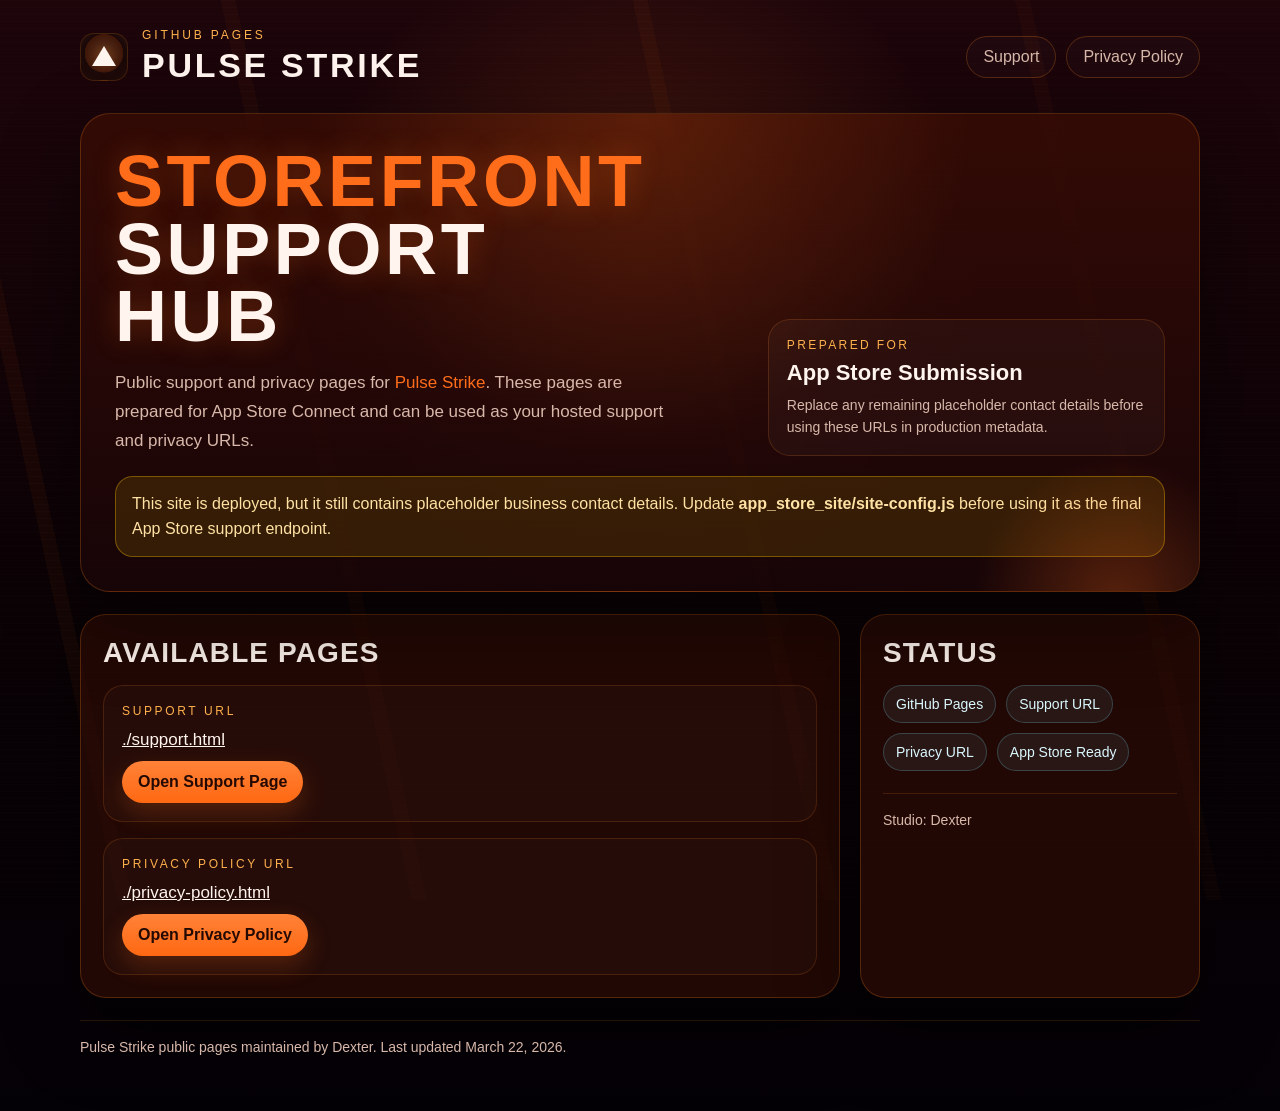
<file: index.html>
<!DOCTYPE html>
<html lang="en">
<head>
  <meta charset="utf-8">
  <meta name="viewport" content="width=device-width, initial-scale=1">
  <meta name="theme-color" content="#120307">
  <title>Pulse Strike</title>
  <link rel="stylesheet" href="./styles.css">
</head>
<body>
  <div class="shell">
    <header class="topbar">
      <div class="brand-lockup">
        <div class="brand-mark" aria-hidden="true"></div>
        <div>
          <div class="eyebrow">GitHub Pages</div>
          <div class="brand-name" data-brand-name>Pulse Strike</div>
        </div>
      </div>
      <nav class="nav" aria-label="Primary">
        <a href="./support.html">Support</a>
        <a href="./privacy-policy.html">Privacy Policy</a>
      </nav>
    </header>

    <section class="hero">
      <div class="hero-grid">
        <div>
          <h1><span>Storefront</span> Support Hub</h1>
          <p>
            Public support and privacy pages for <span class="accent" data-brand-name>Pulse Strike</span>.
            These pages are prepared for App Store Connect and can be used as your hosted support and privacy URLs.
          </p>
        </div>
        <aside class="meta-card">
          <div class="meta-kicker">Prepared For</div>
          <div class="meta-value">App Store Submission</div>
          <div class="meta-note">
            Replace any remaining placeholder contact details before using these URLs in production metadata.
          </div>
        </aside>
      </div>

      <div class="banner" data-placeholder-banner hidden>
        This site is deployed, but it still contains placeholder business contact details.
        Update <strong>app_store_site/site-config.js</strong> before using it as the final App Store support endpoint.
      </div>
    </section>

    <main class="content-grid">
      <section class="panel">
        <h2 class="section-title">Available Pages</h2>
        <div class="stack">
          <div class="info-card">
            <div class="info-label">Support URL</div>
            <div class="info-value">
              <a data-support-url href="./support.html">./support.html</a>
            </div>
            <a class="button-link" href="./support.html">Open Support Page</a>
          </div>

          <div class="info-card">
            <div class="info-label">Privacy Policy URL</div>
            <div class="info-value">
              <a data-privacy-url href="./privacy-policy.html">./privacy-policy.html</a>
            </div>
            <a class="button-link" href="./privacy-policy.html">Open Privacy Policy</a>
          </div>
        </div>
      </section>

      <aside class="panel">
        <h2 class="section-title">Status</h2>
        <div class="chip-row">
          <div class="chip">GitHub Pages</div>
          <div class="chip">Support URL</div>
          <div class="chip">Privacy URL</div>
          <div class="chip">App Store Ready</div>
        </div>
        <div class="footer">
          Studio:
          <span data-studio-name>Dexter</span>
        </div>
      </aside>
    </main>

    <footer class="footer">
      <span data-brand-name>Pulse Strike</span> public pages maintained by <span data-studio-name>Dexter</span>.
      Last updated <span data-effective-date>March 22, 2026</span>.
    </footer>
  </div>

  <script src="./site-config.js"></script>
  <script src="./app.js"></script>
</body>
</html>
</file>
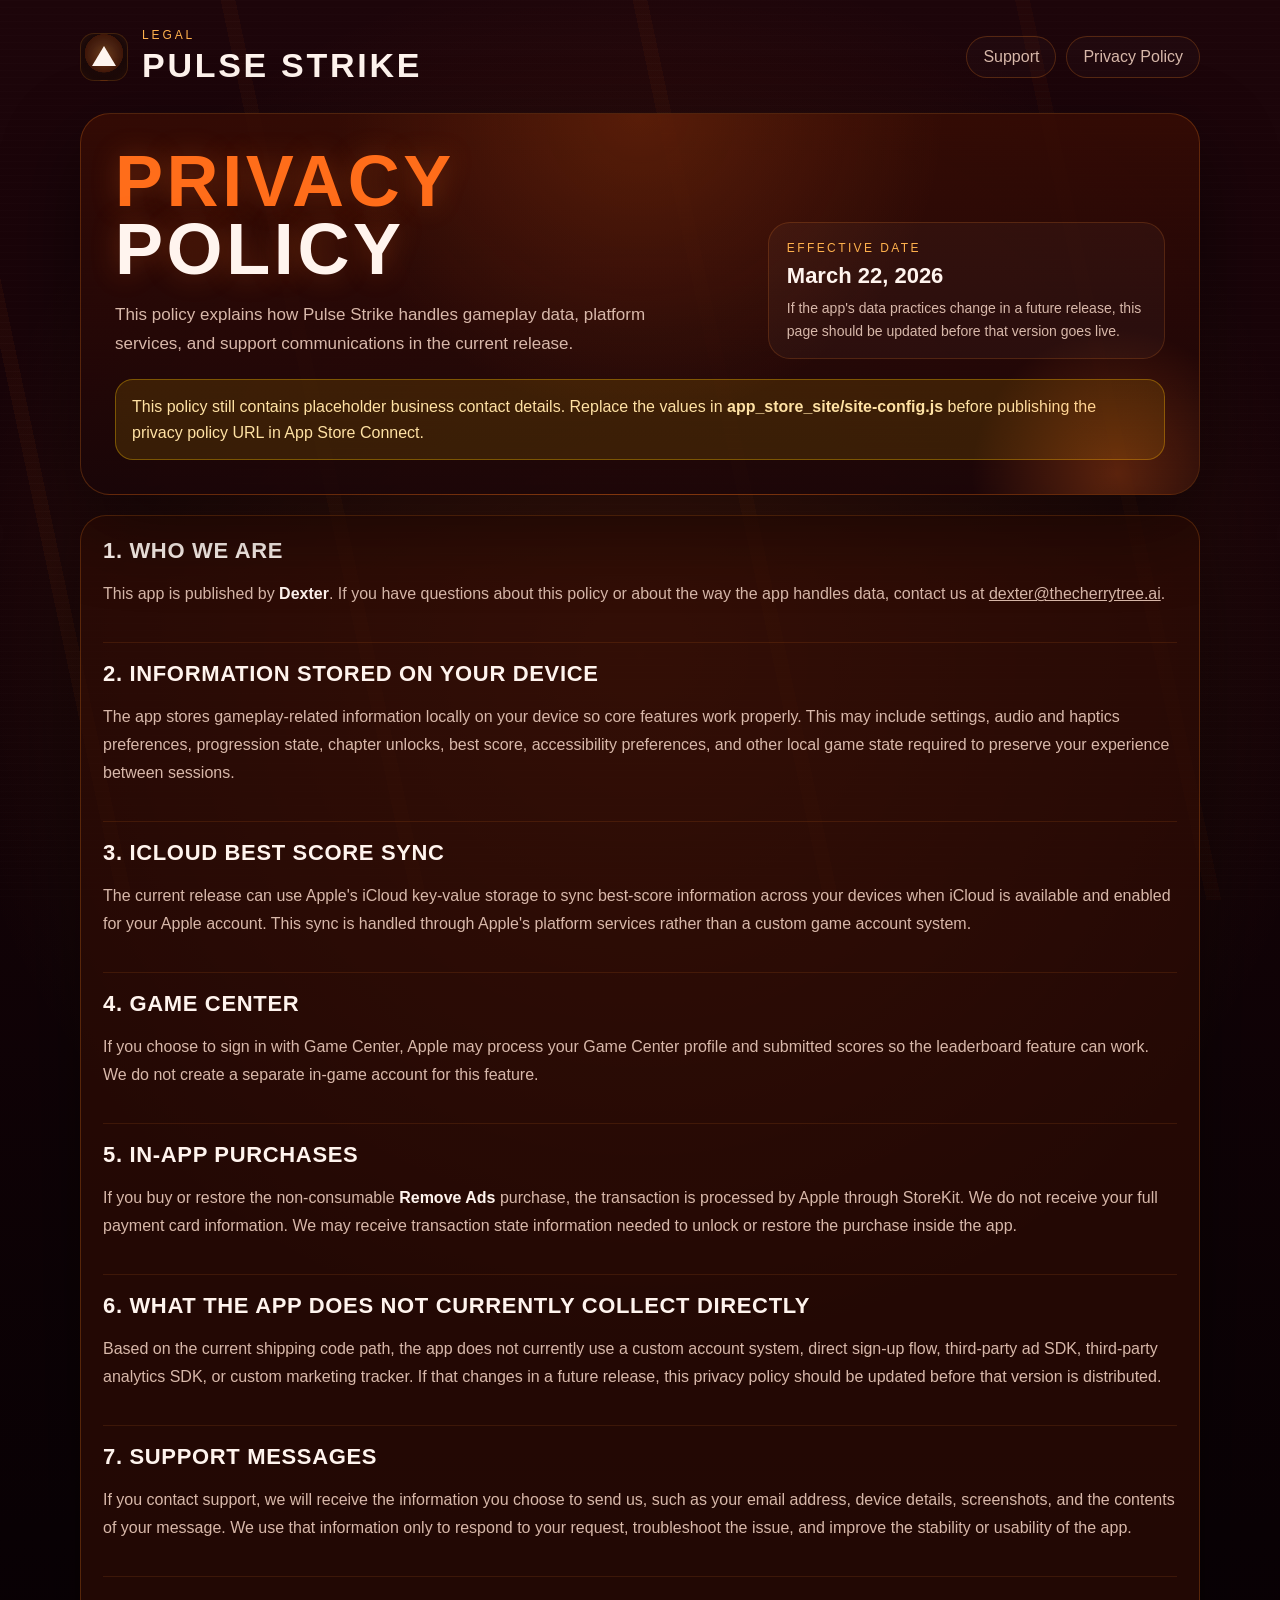
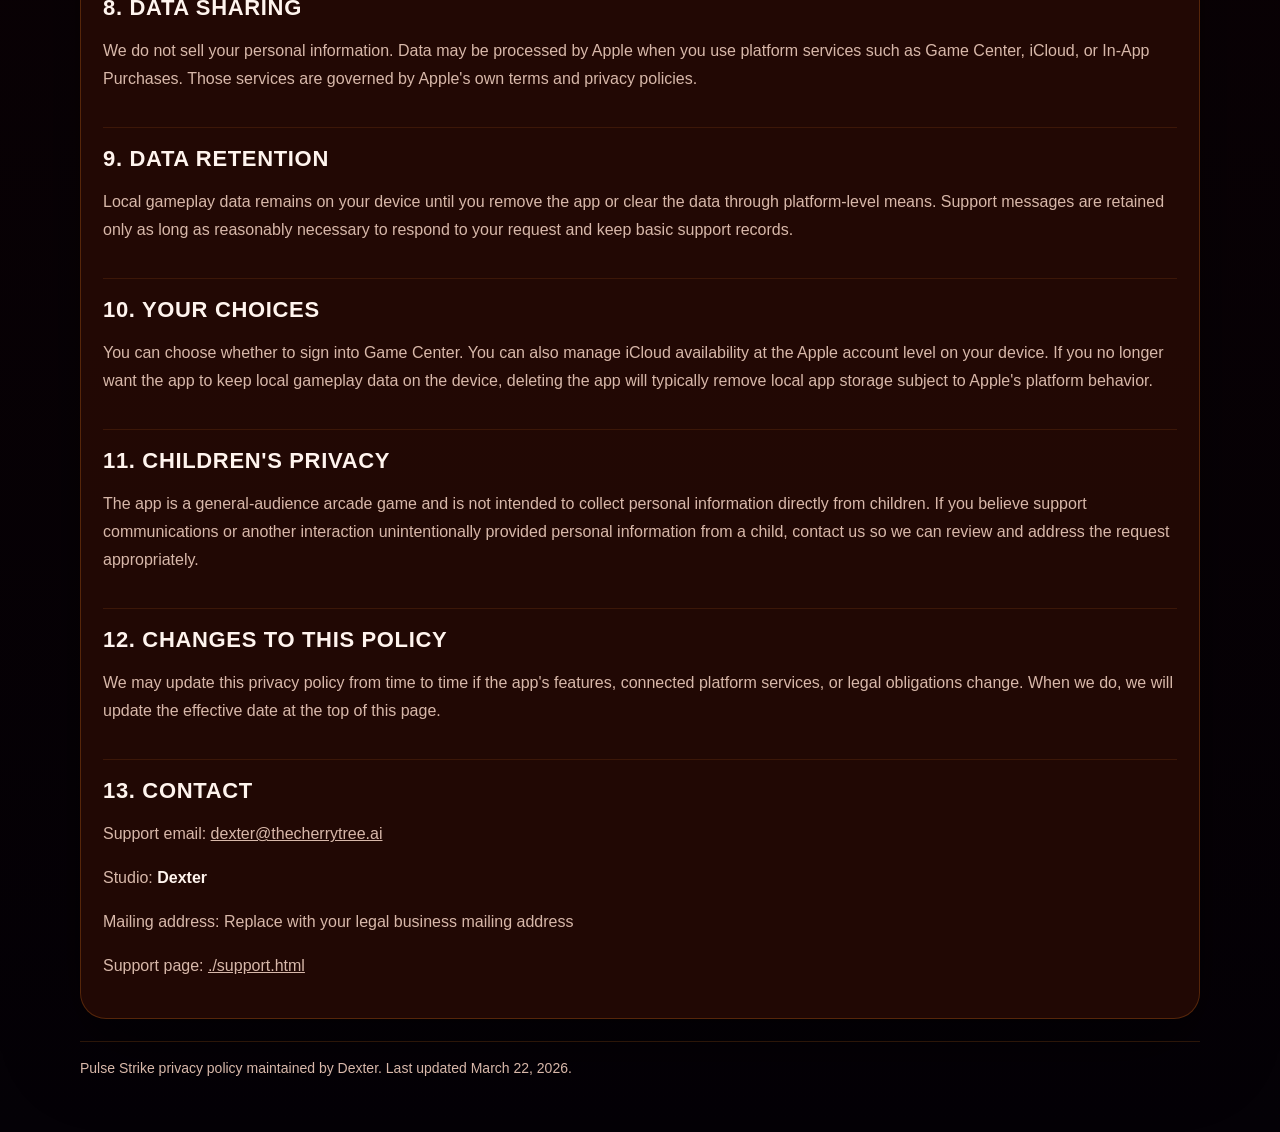
<file: privacy-policy.html>
<!DOCTYPE html>
<html lang="en">
<head>
  <meta charset="utf-8">
  <meta name="viewport" content="width=device-width, initial-scale=1">
  <meta name="theme-color" content="#120307">
  <title>Pulse Strike Privacy Policy</title>
  <link rel="stylesheet" href="./styles.css">
</head>
<body>
  <div class="shell">
    <header class="topbar">
      <div class="brand-lockup">
        <div class="brand-mark" aria-hidden="true"></div>
        <div>
          <div class="eyebrow">Legal</div>
          <div class="brand-name" data-brand-name>Pulse Strike</div>
        </div>
      </div>
      <nav class="nav" aria-label="Primary">
        <a href="./support.html">Support</a>
        <a href="./privacy-policy.html">Privacy Policy</a>
      </nav>
    </header>

    <section class="hero">
      <div class="hero-grid">
        <div>
          <h1><span>Privacy</span> Policy</h1>
          <p>
            This policy explains how <span data-brand-name>Pulse Strike</span> handles gameplay data,
            platform services, and support communications in the current release.
          </p>
        </div>
        <aside class="meta-card">
          <div class="meta-kicker">Effective Date</div>
          <div class="meta-value" data-effective-date>March 22, 2026</div>
          <div class="meta-note">
            If the app's data practices change in a future release, this page should be updated before that version goes live.
          </div>
        </aside>
      </div>

      <div class="banner" data-placeholder-banner hidden>
        This policy still contains placeholder business contact details. Replace the values in
        <strong>app_store_site/site-config.js</strong> before publishing the privacy policy URL in App Store Connect.
      </div>
    </section>

    <main class="panel" style="margin-top: 20px;">
      <div class="legal-grid">
        <section class="legal-section">
          <h2>1. Who We Are</h2>
          <p>
            This app is published by <strong data-studio-name>Dexter</strong>. If you have questions about this policy or
            about the way the app handles data, contact us at
            <a data-support-mailto data-support-email href="mailto:support@example.com">support@example.com</a>.
          </p>
        </section>

        <section class="legal-section">
          <h2>2. Information Stored On Your Device</h2>
          <p>
            The app stores gameplay-related information locally on your device so core features work properly.
            This may include settings, audio and haptics preferences, progression state, chapter unlocks, best score,
            accessibility preferences, and other local game state required to preserve your experience between sessions.
          </p>
        </section>

        <section class="legal-section">
          <h2>3. iCloud Best Score Sync</h2>
          <p>
            The current release can use Apple's iCloud key-value storage to sync best-score information across your devices
            when iCloud is available and enabled for your Apple account. This sync is handled through Apple's platform
            services rather than a custom game account system.
          </p>
        </section>

        <section class="legal-section">
          <h2>4. Game Center</h2>
          <p>
            If you choose to sign in with Game Center, Apple may process your Game Center profile and submitted scores so
            the leaderboard feature can work. We do not create a separate in-game account for this feature.
          </p>
        </section>

        <section class="legal-section">
          <h2>5. In-App Purchases</h2>
          <p>
            If you buy or restore the non-consumable <strong>Remove Ads</strong> purchase, the transaction is processed by Apple
            through StoreKit. We do not receive your full payment card information. We may receive transaction state
            information needed to unlock or restore the purchase inside the app.
          </p>
        </section>

        <section class="legal-section">
          <h2>6. What The App Does Not Currently Collect Directly</h2>
          <p>
            Based on the current shipping code path, the app does not currently use a custom account system, direct sign-up
            flow, third-party ad SDK, third-party analytics SDK, or custom marketing tracker. If that changes in a future
            release, this privacy policy should be updated before that version is distributed.
          </p>
        </section>

        <section class="legal-section">
          <h2>7. Support Messages</h2>
          <p>
            If you contact support, we will receive the information you choose to send us, such as your email address,
            device details, screenshots, and the contents of your message. We use that information only to respond to your
            request, troubleshoot the issue, and improve the stability or usability of the app.
          </p>
        </section>

        <section class="legal-section">
          <h2>8. Data Sharing</h2>
          <p>
            We do not sell your personal information. Data may be processed by Apple when you use platform services such as
            Game Center, iCloud, or In-App Purchases. Those services are governed by Apple's own terms and privacy policies.
          </p>
        </section>

        <section class="legal-section">
          <h2>9. Data Retention</h2>
          <p>
            Local gameplay data remains on your device until you remove the app or clear the data through platform-level
            means. Support messages are retained only as long as reasonably necessary to respond to your request and keep
            basic support records.
          </p>
        </section>

        <section class="legal-section">
          <h2>10. Your Choices</h2>
          <p>
            You can choose whether to sign into Game Center. You can also manage iCloud availability at the Apple account
            level on your device. If you no longer want the app to keep local gameplay data on the device, deleting the app
            will typically remove local app storage subject to Apple's platform behavior.
          </p>
        </section>

        <section class="legal-section">
          <h2>11. Children's Privacy</h2>
          <p>
            The app is a general-audience arcade game and is not intended to collect personal information directly from
            children. If you believe support communications or another interaction unintentionally provided personal
            information from a child, contact us so we can review and address the request appropriately.
          </p>
        </section>

        <section class="legal-section">
          <h2>12. Changes To This Policy</h2>
          <p>
            We may update this privacy policy from time to time if the app's features, connected platform services, or legal
            obligations change. When we do, we will update the effective date at the top of this page.
          </p>
        </section>

        <section class="legal-section">
          <h2>13. Contact</h2>
          <p>
            Support email:
            <a data-support-mailto data-support-email href="mailto:support@example.com">support@example.com</a>
          </p>
          <p>
            Studio:
            <strong data-studio-name>Dexter</strong>
          </p>
          <p>
            Mailing address:
            <span data-business-address>Replace with your legal business mailing address</span>
          </p>
          <p>
            Support page:
            <a data-support-url href="./support.html">./support.html</a>
          </p>
        </section>
      </div>
    </main>

    <footer class="footer">
      <span data-brand-name>Pulse Strike</span> privacy policy maintained by <span data-studio-name>Dexter</span>.
      Last updated <span data-effective-date>March 22, 2026</span>.
    </footer>
  </div>

  <script src="./site-config.js"></script>
  <script src="./app.js"></script>
</body>
</html>
</file>
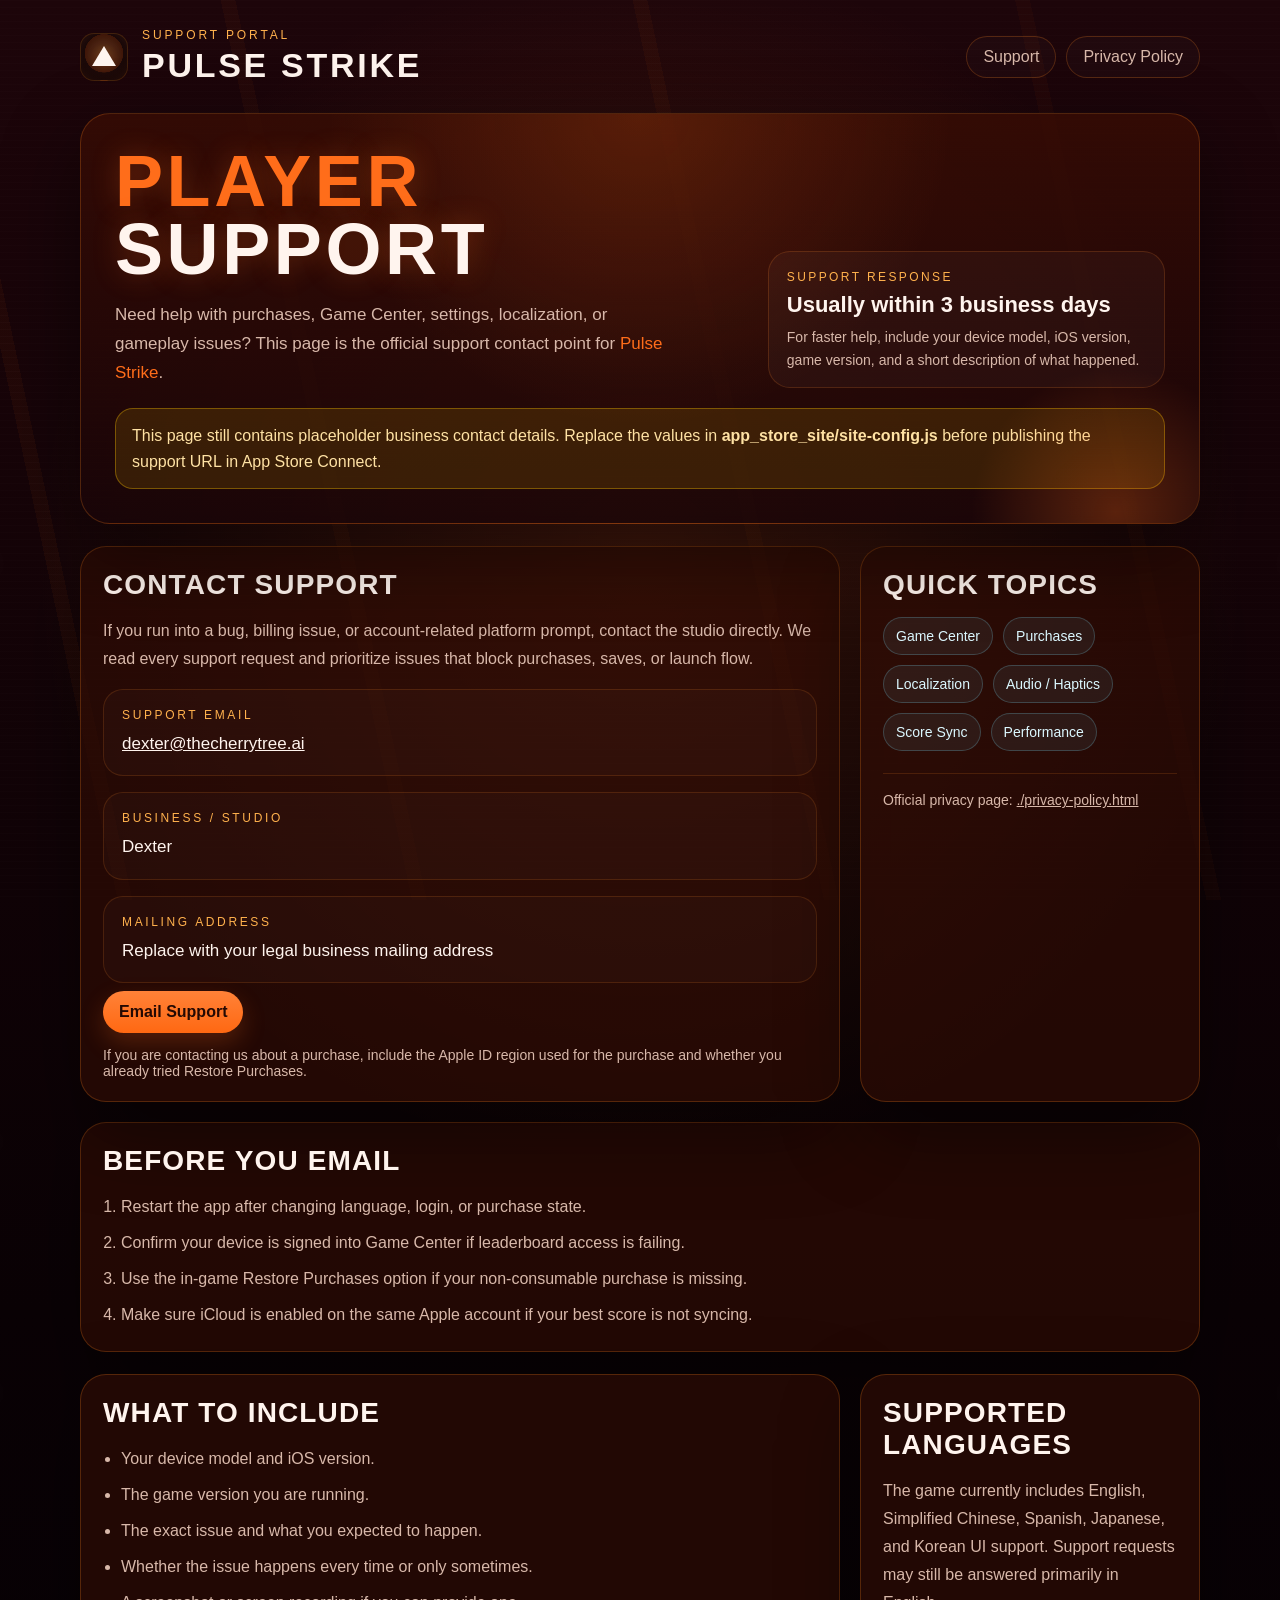
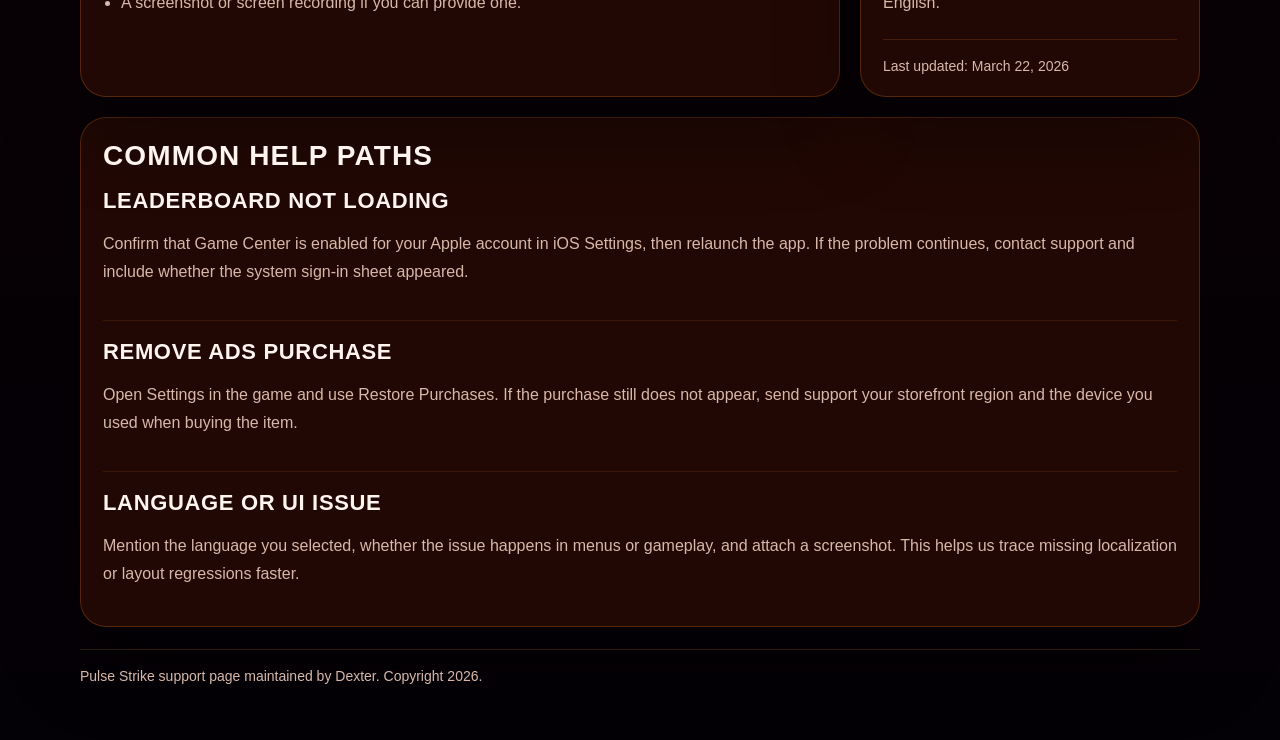
<file: support.html>
<!DOCTYPE html>
<html lang="en">
<head>
  <meta charset="utf-8">
  <meta name="viewport" content="width=device-width, initial-scale=1">
  <meta name="theme-color" content="#120307">
  <title>Pulse Strike Support</title>
  <link rel="stylesheet" href="./styles.css">
</head>
<body>
  <div class="shell">
    <header class="topbar">
      <div class="brand-lockup">
        <div class="brand-mark" aria-hidden="true"></div>
        <div>
          <div class="eyebrow">Support Portal</div>
          <div class="brand-name" data-brand-name>Pulse Strike</div>
        </div>
      </div>
      <nav class="nav" aria-label="Primary">
        <a href="./support.html">Support</a>
        <a href="./privacy-policy.html">Privacy Policy</a>
      </nav>
    </header>

    <section class="hero">
      <div class="hero-grid">
        <div>
          <h1><span>Player</span> Support</h1>
          <p>
            Need help with purchases, Game Center, settings, localization, or gameplay issues?
            This page is the official support contact point for <span class="accent" data-brand-name>Pulse Strike</span>.
          </p>
        </div>
        <aside class="meta-card">
          <div class="meta-kicker">Support Response</div>
          <div class="meta-value">Usually <span data-support-window>within 3 business days</span></div>
          <div class="meta-note">
            For faster help, include your device model, iOS version, game version, and a short description of what happened.
          </div>
        </aside>
      </div>

      <div class="banner" data-placeholder-banner hidden>
        This page still contains placeholder business contact details. Replace the values in
        <strong>app_store_site/site-config.js</strong> before publishing the support URL in App Store Connect.
      </div>
    </section>

    <main class="content-grid">
      <section class="panel">
        <h2 class="section-title">Contact Support</h2>
        <p class="section-copy">
          If you run into a bug, billing issue, or account-related platform prompt, contact the studio directly.
          We read every support request and prioritize issues that block purchases, saves, or launch flow.
        </p>

        <div class="stack">
          <div class="info-card">
            <div class="info-label">Support Email</div>
            <div class="info-value">
              <a data-support-mailto data-support-email href="mailto:support@example.com">support@example.com</a>
            </div>
          </div>

          <div class="info-card">
            <div class="info-label">Business / Studio</div>
            <div class="info-value" data-studio-name>Dexter</div>
          </div>

          <div class="info-card">
            <div class="info-label">Mailing Address</div>
            <div class="info-value" data-business-address>Replace with your legal business mailing address</div>
          </div>
        </div>

        <a class="button-link" data-support-mailto href="mailto:support@example.com">Email Support</a>

        <div class="small-note">
          If you are contacting us about a purchase, include the Apple ID region used for the purchase and whether you already tried Restore Purchases.
        </div>
      </section>

      <aside class="panel">
        <h2 class="section-title">Quick Topics</h2>
        <div class="chip-row">
          <div class="chip">Game Center</div>
          <div class="chip">Purchases</div>
          <div class="chip">Localization</div>
          <div class="chip">Audio / Haptics</div>
          <div class="chip">Score Sync</div>
          <div class="chip">Performance</div>
        </div>

        <div class="footer">
          Official privacy page:
          <a data-privacy-url href="./privacy-policy.html">./privacy-policy.html</a>
        </div>
      </aside>
    </main>

    <section class="panel" style="margin-top: 20px;">
      <h2 class="section-title">Before You Email</h2>
      <ol class="list">
        <li>Restart the app after changing language, login, or purchase state.</li>
        <li>Confirm your device is signed into Game Center if leaderboard access is failing.</li>
        <li>Use the in-game Restore Purchases option if your non-consumable purchase is missing.</li>
        <li>Make sure iCloud is enabled on the same Apple account if your best score is not syncing.</li>
      </ol>
    </section>

    <section class="content-grid">
      <section class="panel">
        <h2 class="section-title">What To Include</h2>
        <ul class="list">
          <li>Your device model and iOS version.</li>
          <li>The game version you are running.</li>
          <li>The exact issue and what you expected to happen.</li>
          <li>Whether the issue happens every time or only sometimes.</li>
          <li>A screenshot or screen recording if you can provide one.</li>
        </ul>
      </section>

      <section class="panel">
        <h2 class="section-title">Supported Languages</h2>
        <p class="section-copy">
          The game currently includes English, Simplified Chinese, Spanish, Japanese, and Korean UI support.
          Support requests may still be answered primarily in English.
        </p>
        <div class="footer">
          Last updated: <span data-effective-date>March 22, 2026</span>
        </div>
      </section>
    </section>

    <section class="panel" style="margin-top: 20px;">
      <h2 class="section-title">Common Help Paths</h2>
      <div class="legal-grid">
        <div class="legal-section">
          <h2>Leaderboard Not Loading</h2>
          <p>
            Confirm that Game Center is enabled for your Apple account in iOS Settings, then relaunch the app.
            If the problem continues, contact support and include whether the system sign-in sheet appeared.
          </p>
        </div>
        <div class="legal-section">
          <h2>Remove Ads Purchase</h2>
          <p>
            Open Settings in the game and use Restore Purchases. If the purchase still does not appear,
            send support your storefront region and the device you used when buying the item.
          </p>
        </div>
        <div class="legal-section">
          <h2>Language Or UI Issue</h2>
          <p>
            Mention the language you selected, whether the issue happens in menus or gameplay, and attach a screenshot.
            This helps us trace missing localization or layout regressions faster.
          </p>
        </div>
      </div>
    </section>

    <footer class="footer">
      <span data-brand-name>Pulse Strike</span> support page maintained by <span data-studio-name>Dexter</span>.
      Copyright <span data-year>2026</span>.
    </footer>
  </div>

  <script src="./site-config.js"></script>
  <script src="./app.js"></script>
</body>
</html>
</file>
<file: styles.css>
:root {
  --bg: #120307;
  --bg-deep: #050107;
  --panel: rgba(45, 12, 5, 0.72);
  --panel-strong: rgba(68, 19, 6, 0.84);
  --line: rgba(255, 135, 33, 0.24);
  --accent: #ff6d1a;
  --accent-soft: #ffb14d;
  --ink: #fff4ee;
  --muted: #d8b8aa;
  --cool: #7be1ff;
  --success: #b8ff83;
  --warn-bg: rgba(255, 196, 0, 0.12);
  --warn-line: rgba(255, 196, 0, 0.34);
  --shadow: 0 30px 80px rgba(0, 0, 0, 0.45);
}

* {
  box-sizing: border-box;
}

html {
  scroll-behavior: smooth;
}

body {
  margin: 0;
  min-height: 100vh;
  color: var(--ink);
  background:
    radial-gradient(circle at 50% 24%, rgba(255, 106, 26, 0.2), transparent 32%),
    linear-gradient(180deg, #1d050a 0%, #0a0205 56%, #040106 100%);
  font-family: "Avenir Next", "Trebuchet MS", sans-serif;
}

body::before {
  content: "";
  position: fixed;
  inset: 0;
  pointer-events: none;
  background:
    linear-gradient(78deg, transparent 0 8%, rgba(255, 109, 26, 0.06) 8% 9%, transparent 9% 28%, rgba(255, 109, 26, 0.05) 28% 29%, transparent 29% 56%, rgba(255, 109, 26, 0.05) 56% 57%, transparent 57% 82%, rgba(255, 109, 26, 0.04) 82% 83%, transparent 83% 100%),
    linear-gradient(180deg, rgba(255, 255, 255, 0.035) 0, rgba(255, 255, 255, 0) 1px);
  background-size: auto, 100% 7px;
  opacity: 0.9;
}

a {
  color: inherit;
}

.shell {
  position: relative;
  width: min(1120px, calc(100% - 32px));
  margin: 0 auto;
  padding: 28px 0 56px;
}

.topbar {
  display: flex;
  justify-content: space-between;
  align-items: center;
  gap: 16px;
  margin-bottom: 28px;
}

.brand-lockup {
  display: flex;
  align-items: center;
  gap: 14px;
}

.brand-mark {
  width: 48px;
  height: 48px;
  border-radius: 14px;
  display: grid;
  place-items: center;
  background:
    radial-gradient(circle at 50% 42%, rgba(255, 180, 90, 0.28), rgba(255, 109, 26, 0.12) 54%, rgba(6, 2, 8, 0.9) 55%),
    #120307;
  border: 1px solid var(--line);
  box-shadow: inset 0 0 22px rgba(255, 109, 26, 0.16);
}

.brand-mark::before {
  content: "";
  width: 0;
  height: 0;
  border-left: 12px solid transparent;
  border-right: 12px solid transparent;
  border-bottom: 20px solid #fff5ef;
  filter: drop-shadow(0 0 8px rgba(255, 109, 26, 0.35));
  transform: translateY(-1px);
}

.eyebrow {
  font-size: 12px;
  letter-spacing: 0.24em;
  text-transform: uppercase;
  color: var(--accent-soft);
}

.brand-name {
  margin-top: 4px;
  font-family: "Rockwell", "Avenir Next Condensed", "Arial Narrow", sans-serif;
  font-size: clamp(24px, 3vw, 34px);
  font-weight: 900;
  letter-spacing: 0.08em;
  text-transform: uppercase;
}

.nav {
  display: flex;
  flex-wrap: wrap;
  gap: 10px;
}

.nav a {
  text-decoration: none;
  padding: 11px 16px;
  border-radius: 999px;
  border: 1px solid var(--line);
  background: rgba(255, 255, 255, 0.02);
  color: var(--muted);
}

.nav a:hover,
.nav a:focus-visible {
  color: var(--ink);
  border-color: rgba(255, 135, 33, 0.52);
}

.hero {
  position: relative;
  overflow: hidden;
  padding: 34px;
  border-radius: 30px;
  border: 1px solid var(--line);
  background:
    radial-gradient(circle at 50% 0%, rgba(255, 109, 26, 0.18), transparent 45%),
    linear-gradient(180deg, rgba(55, 12, 4, 0.86), rgba(25, 5, 8, 0.86));
  box-shadow: var(--shadow);
}

.hero::after {
  content: "";
  position: absolute;
  inset: auto -6% -34% auto;
  width: 300px;
  height: 300px;
  border-radius: 50%;
  background: radial-gradient(circle, rgba(255, 109, 26, 0.28), transparent 68%);
  pointer-events: none;
}

.hero-grid {
  display: grid;
  grid-template-columns: minmax(0, 1.35fr) minmax(300px, 0.85fr);
  gap: 22px;
  align-items: end;
}

.hero h1 {
  margin: 0;
  max-width: 12ch;
  font-family: "Rockwell", "Avenir Next Condensed", "Arial Narrow", sans-serif;
  font-size: clamp(44px, 8vw, 72px);
  line-height: 0.94;
  letter-spacing: 0.05em;
  text-transform: uppercase;
  text-shadow: 0 0 28px rgba(255, 109, 26, 0.3);
}

.hero h1 span {
  color: var(--accent);
}

.hero p {
  max-width: 58ch;
  margin: 18px 0 0;
  color: var(--muted);
  font-size: 17px;
  line-height: 1.7;
}

.meta-card {
  padding: 18px 18px 16px;
  border-radius: 22px;
  background: rgba(255, 255, 255, 0.03);
  border: 1px solid rgba(255, 135, 33, 0.18);
}

.meta-kicker {
  font-size: 12px;
  letter-spacing: 0.2em;
  text-transform: uppercase;
  color: var(--accent-soft);
}

.meta-value {
  margin-top: 8px;
  font-size: 22px;
  font-weight: 700;
}

.meta-note {
  margin-top: 8px;
  color: var(--muted);
  line-height: 1.6;
  font-size: 14px;
}

.banner {
  margin-top: 20px;
  padding: 14px 16px;
  border-radius: 18px;
  border: 1px solid var(--warn-line);
  background: var(--warn-bg);
  color: #ffe2a4;
  line-height: 1.6;
}

.content-grid {
  display: grid;
  grid-template-columns: minmax(0, 1fr) minmax(280px, 340px);
  gap: 20px;
  margin-top: 22px;
}

.panel {
  padding: 22px;
  border-radius: 26px;
  border: 1px solid var(--line);
  background: var(--panel);
  box-shadow: var(--shadow);
}

.panel strong {
  color: var(--ink);
}

.section-title {
  margin: 0 0 16px;
  font-family: "Rockwell", "Avenir Next Condensed", "Arial Narrow", sans-serif;
  font-size: 28px;
  letter-spacing: 0.04em;
  text-transform: uppercase;
}

.section-copy,
.panel p,
.panel li {
  color: var(--muted);
  font-size: 16px;
  line-height: 1.75;
}

.stack {
  display: grid;
  gap: 16px;
}

.info-card {
  padding: 18px;
  border-radius: 20px;
  border: 1px solid rgba(255, 135, 33, 0.16);
  background: rgba(255, 255, 255, 0.02);
}

.info-label {
  font-size: 12px;
  letter-spacing: 0.22em;
  text-transform: uppercase;
  color: var(--accent-soft);
}

.info-value {
  margin-top: 8px;
  font-size: 17px;
  line-height: 1.6;
  color: var(--ink);
  word-break: break-word;
}

.button-link {
  display: inline-flex;
  align-items: center;
  gap: 8px;
  margin-top: 8px;
  padding: 12px 16px;
  border-radius: 999px;
  text-decoration: none;
  background: linear-gradient(180deg, #ff8238, #ff6812);
  color: #240903;
  font-weight: 700;
  box-shadow: 0 10px 24px rgba(255, 109, 26, 0.22);
}

.chip-row {
  display: flex;
  flex-wrap: wrap;
  gap: 10px;
  margin-top: 12px;
}

.chip {
  padding: 10px 12px;
  border-radius: 999px;
  border: 1px solid rgba(123, 225, 255, 0.22);
  background: rgba(123, 225, 255, 0.07);
  color: #dcf8ff;
  font-size: 14px;
}

.list {
  margin: 0;
  padding-left: 18px;
}

.list li + li {
  margin-top: 8px;
}

.footer {
  margin-top: 22px;
  padding: 18px 0 0;
  border-top: 1px solid rgba(255, 135, 33, 0.16);
  color: var(--muted);
  font-size: 14px;
}

.accent {
  color: var(--accent);
}

.cool {
  color: var(--cool);
}

.success {
  color: var(--success);
}

.legal-grid {
  display: grid;
  gap: 18px;
}

.legal-section {
  padding-bottom: 18px;
  border-bottom: 1px solid rgba(255, 135, 33, 0.12);
}

.legal-section:last-child {
  padding-bottom: 0;
  border-bottom: none;
}

.legal-section h2 {
  margin: 0 0 10px;
  font-family: "Rockwell", "Avenir Next Condensed", "Arial Narrow", sans-serif;
  font-size: 22px;
  letter-spacing: 0.03em;
  text-transform: uppercase;
}

.small-note {
  margin-top: 14px;
  font-size: 14px;
  color: var(--muted);
}

@media (max-width: 900px) {
  .hero-grid,
  .content-grid {
    grid-template-columns: 1fr;
  }

  .hero {
    padding: 26px;
  }

  .nav {
    width: 100%;
  }

  .topbar {
    align-items: flex-start;
    flex-direction: column;
  }
}

@media (max-width: 560px) {
  .shell {
    width: min(100% - 20px, 1120px);
    padding-top: 18px;
    padding-bottom: 30px;
  }

  .hero,
  .panel {
    border-radius: 22px;
    padding: 18px;
  }

  .brand-name {
    font-size: 24px;
  }

  .hero p,
  .section-copy,
  .panel p,
  .panel li {
    font-size: 15px;
  }
}
</file>
